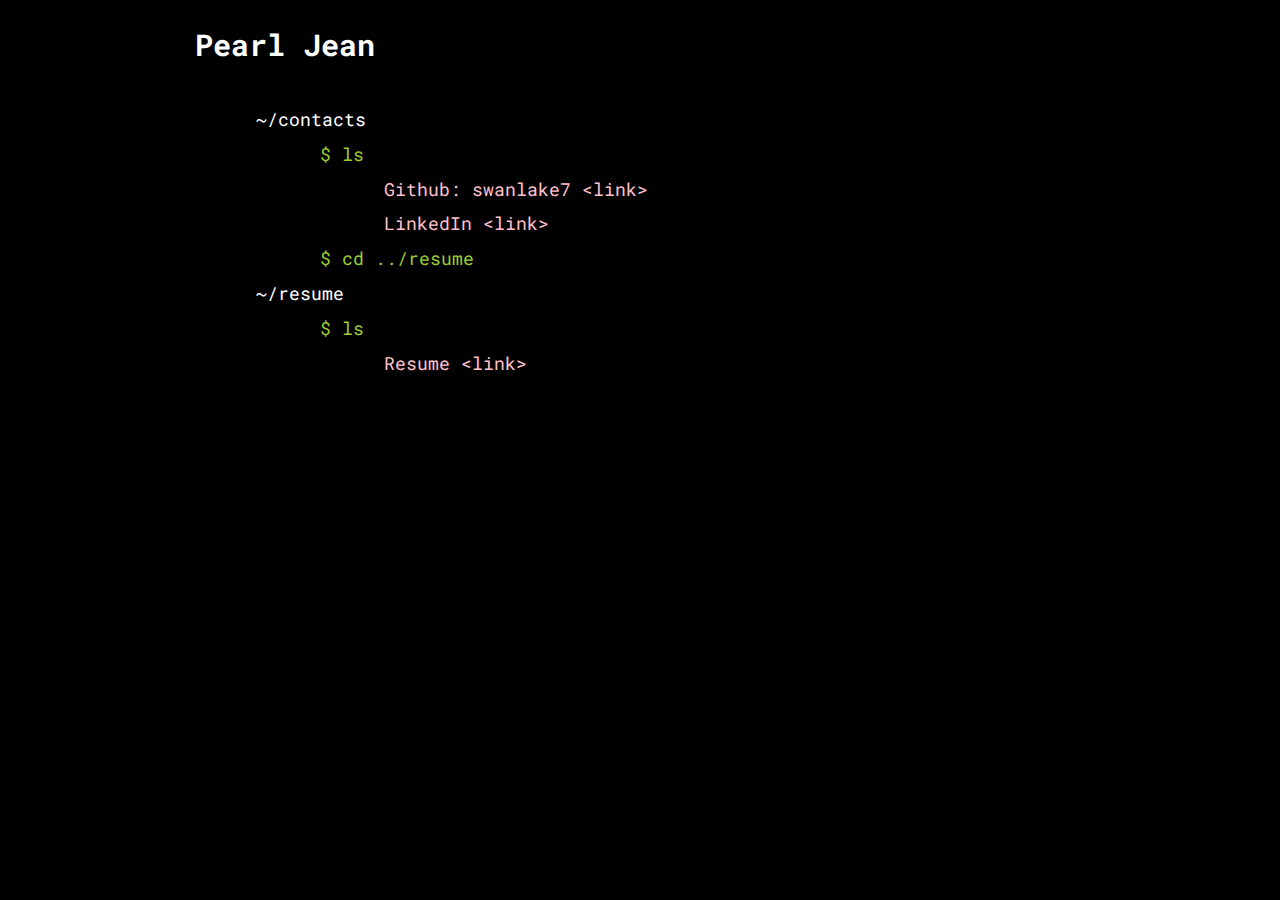
<file: index.html>
<!DOCTYPE html>
<html lang="en">

<head>
    <title>Pearl Jean</title>
    <meta name="viewport" content="width=device-width" />
    <meta name="description" content="Pearl Jean's Website" />
    <meta charset="UTF-8">
    <link rel="stylesheet" type="text/css" href="reset.css">
    <link rel="stylesheet" type="text/css" href="style.css">
    <link rel="icon" type="image/x-icon" href="pFav.png" />
    <link href="https://fonts.googleapis.com/css?family=Roboto+Mono:400,700&display=swap" rel="stylesheet">
    <link rel="stylesheet" href="https://cdnjs.cloudflare.com/ajax/libs/font-awesome/4.7.0/css/font-awesome.min.css">
</head>

<body>
    <div class="container">
        <a href="index.html" id="nameLogo">Pearl Jean</a>
        <!-- <div>
            <img id="headshot" src="photoshoot.JPG" alt="Pearl Profile Pic" />
        </div> -->
    </div>
    <br>
    <br><br>

    <div>
        <p id="ct">~/contacts</p> <br>
        <p id="cmd">$ ls </p>
    </div>

    <div class="dropdown">
        <div id="contact">
            <!-- perlegirl@protonmail.com<br> -->
            <a href="https://github.com/swanlake7" target="_blank">Github: swanlake7 &lt;link&gt; </a> <br>
            <a href="https://www.linkedin.com/in/pearljean/" target="_blank">LinkedIn &lt;link&gt; </a> <br>

        </div>
        <!-- <button class="dropbtn"><a class="dropbtn alink" target="_blank" href="projex.html">$ cd Projects</a></button> -->
    </div>

    <div>
        <p id="cmd">$ cd ../resume </p> <br>
        <p id="ct">~/resume</p> <br>
        <p id="cmd">$ ls </p> <br>
    </div>
    <div class="dropdown">
        <div id="contact">
            <a href="res.html" target="_blank">Resume &lt;link&gt; </a> <br>
        </div>
    </div>


    <!-- <div>
        <p id="cmd">$ cd ../projects </p> <br>
        <p id="ct">~/projects</p> <br>
        <p id="cmd">$ ls </p> <br>
    </div>

    <div class="dropdown">
        <div id="contact">
            <a id="myBtn">GATA App &lt;link&gt; </a> <br>
            <a href="https://github.com/swanlake7" target="_blank">Feeling the Food App &lt;link&gt; </a> <br>
            <a href="https://github.com/swanlake7" target="_blank">LoCo App &lt;link&gt; </a> <br>
        </div>
    </div>
    <br> -->

    <!--     
    <div id="plist" class="projex">
        <p>
            <ul>
                <li>GATA App
                    <br>
                    The Pain:
                    <br>
                    The Solution:
                    <br>
                    <button><a href="" target="_blank" class="">Deployed (Heroku)</a></button>
                    <button><a href="" target="_blank" class="">Github Repo</a></button>
                    <br>
                    Key Technologies Used:
                    <br>Role:
                    <br>Future Direction:
                </li>
        </p>
    </div> -->

    <!-- The Modal -->
    <div id="gataM" class="modal">
        <!-- Modal content -->
        <div class="modal-content">
            <span class="close">&times;</span>
            <p>GATA App
                <ul>
                    <li>
                        the Pain:
                    </li>
                    <li>
                        the Solution:
                    </li>
                    <li>
                        Heroku:
                    </li>
                </ul>
            </p>
        </div>
    </div>

    <div id="ftf" class="modal">
        <div class="modal-content">
            <span class="close">&times;</span>
            <p>Some text in the Modal..</p>
        </div>
    </div>
    <div id="locoM" class="modal">
        <div class="modal-content">
            <span class="close">&times;</span>
            <p>Some text in the Modal..</p>
        </div>
    </div>

    <script>
        var modal = document.getElementById("gataM");
        // Get the button that opens the modal
        var btn = document.getElementById("myBtn");
        // Get the <span> element that closes the modal
        var span = document.getElementsByClassName("close")[0];

        //same for all: open , close, close.
        // When the user clicks the button, open the modal 
        btn.onclick = function () {
            modal.style.display = "block";
        }

        // When the user clicks on <span> (x), close the modal
        span.onclick = function () {
            modal.style.display = "none";
        }

        // When the user clicks anywhere outside of the modal, close it
        window.onclick = function (event) {
            if (event.target == modal) {
                modal.style.display = "none";
            }
        }
    </script>
</body>

</html>
</file>
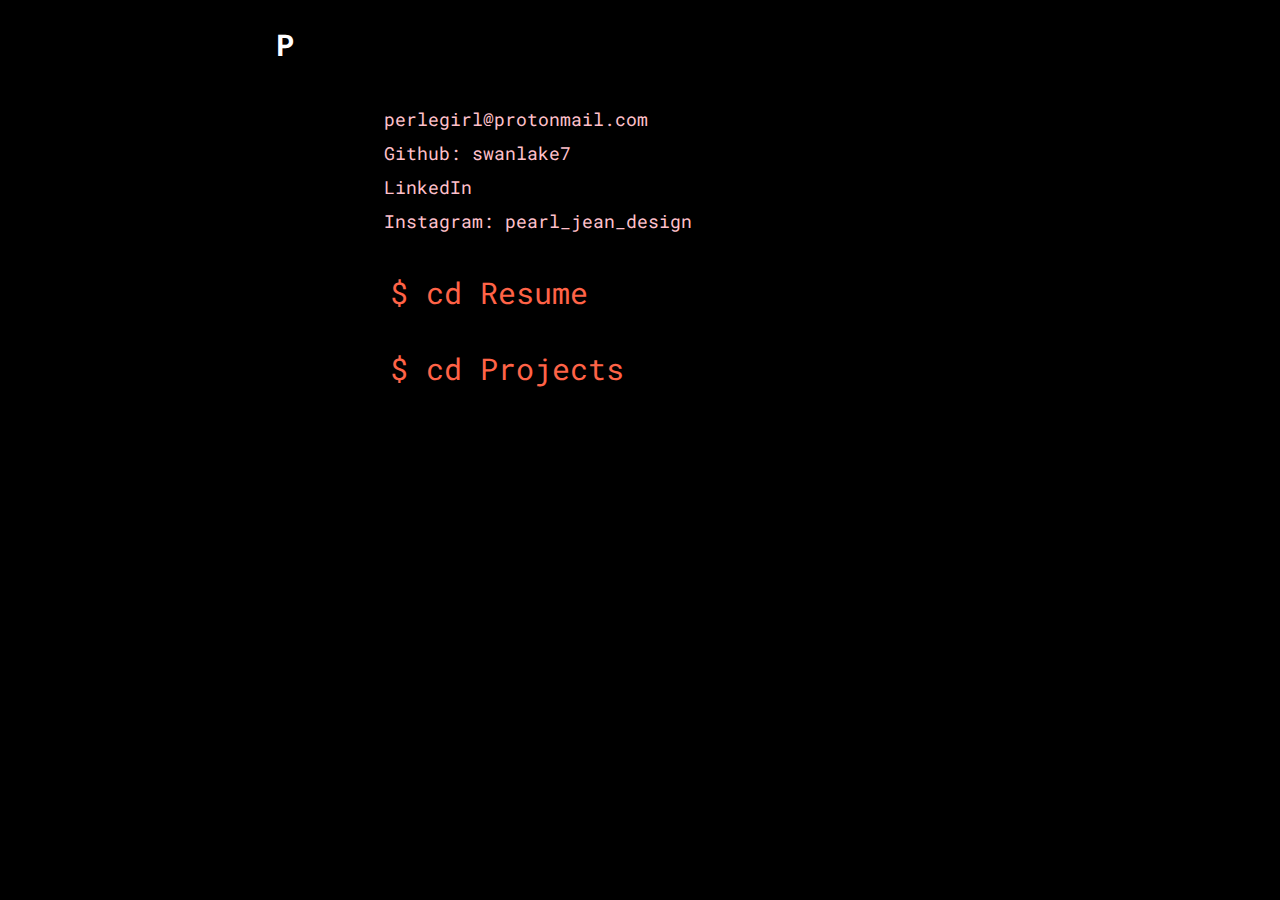
<file: projex.html>
<!DOCTYPE html>
<html lang="en">

<head>
    <title>Pearl's Projex</title>
    <meta name="viewport" content="width=device-width" />
    <meta name="description" content="Pearl Jean's Website" />
    <meta charset="UTF-8">
    <link rel="stylesheet" type="text/css" href="reset.css">
    <link rel="stylesheet" type="text/css" href="style.css">
    <link rel="icon" type="image/x-icon" href="pFav.png" />
    <link href="https://fonts.googleapis.com/css?family=Roboto+Mono:400,700&display=swap" rel="stylesheet">
    <link rel="stylesheet" href="https://cdnjs.cloudflare.com/ajax/libs/font-awesome/4.7.0/css/font-awesome.min.css">
</head>

<body>
    <!-- <div id="masthead"> -->
    <div class="container">
        <a href="projex.html" id="nameLogo">P</a>
        <!-- <div>
            <img id="headshot" src="photoshoot.JPG" alt="Pearl Profile Pic" />
        </div> -->

    </div>
    <br>
    <br><br>

    <div class="dropdown">

        <div id="contact">
            perlegirl@protonmail.com <br>
            <a href="https://github.com/swanlake7" target="_blank">Github: swanlake7</a> <br>
            <a href="https://www.linkedin.com/in/pearljean/" target="_blank">LinkedIn</a> <br>
            <a href="https://www.instagram.com/pearl_jean_design/" target="_blank">Instagram:
                pearl_jean_design</a>
        </div>

        <br>

        <button class="dropbtn"><a class="dropbtn alink" target="_blank" href="res.html">$ cd Resume</a></button>
        <br><br>


        <button class="dropbtn"><a class="dropbtn alink" target="_blank" href="projex.html">$ cd Projects</a></button>
    </div>

</body>

</html>
</file>
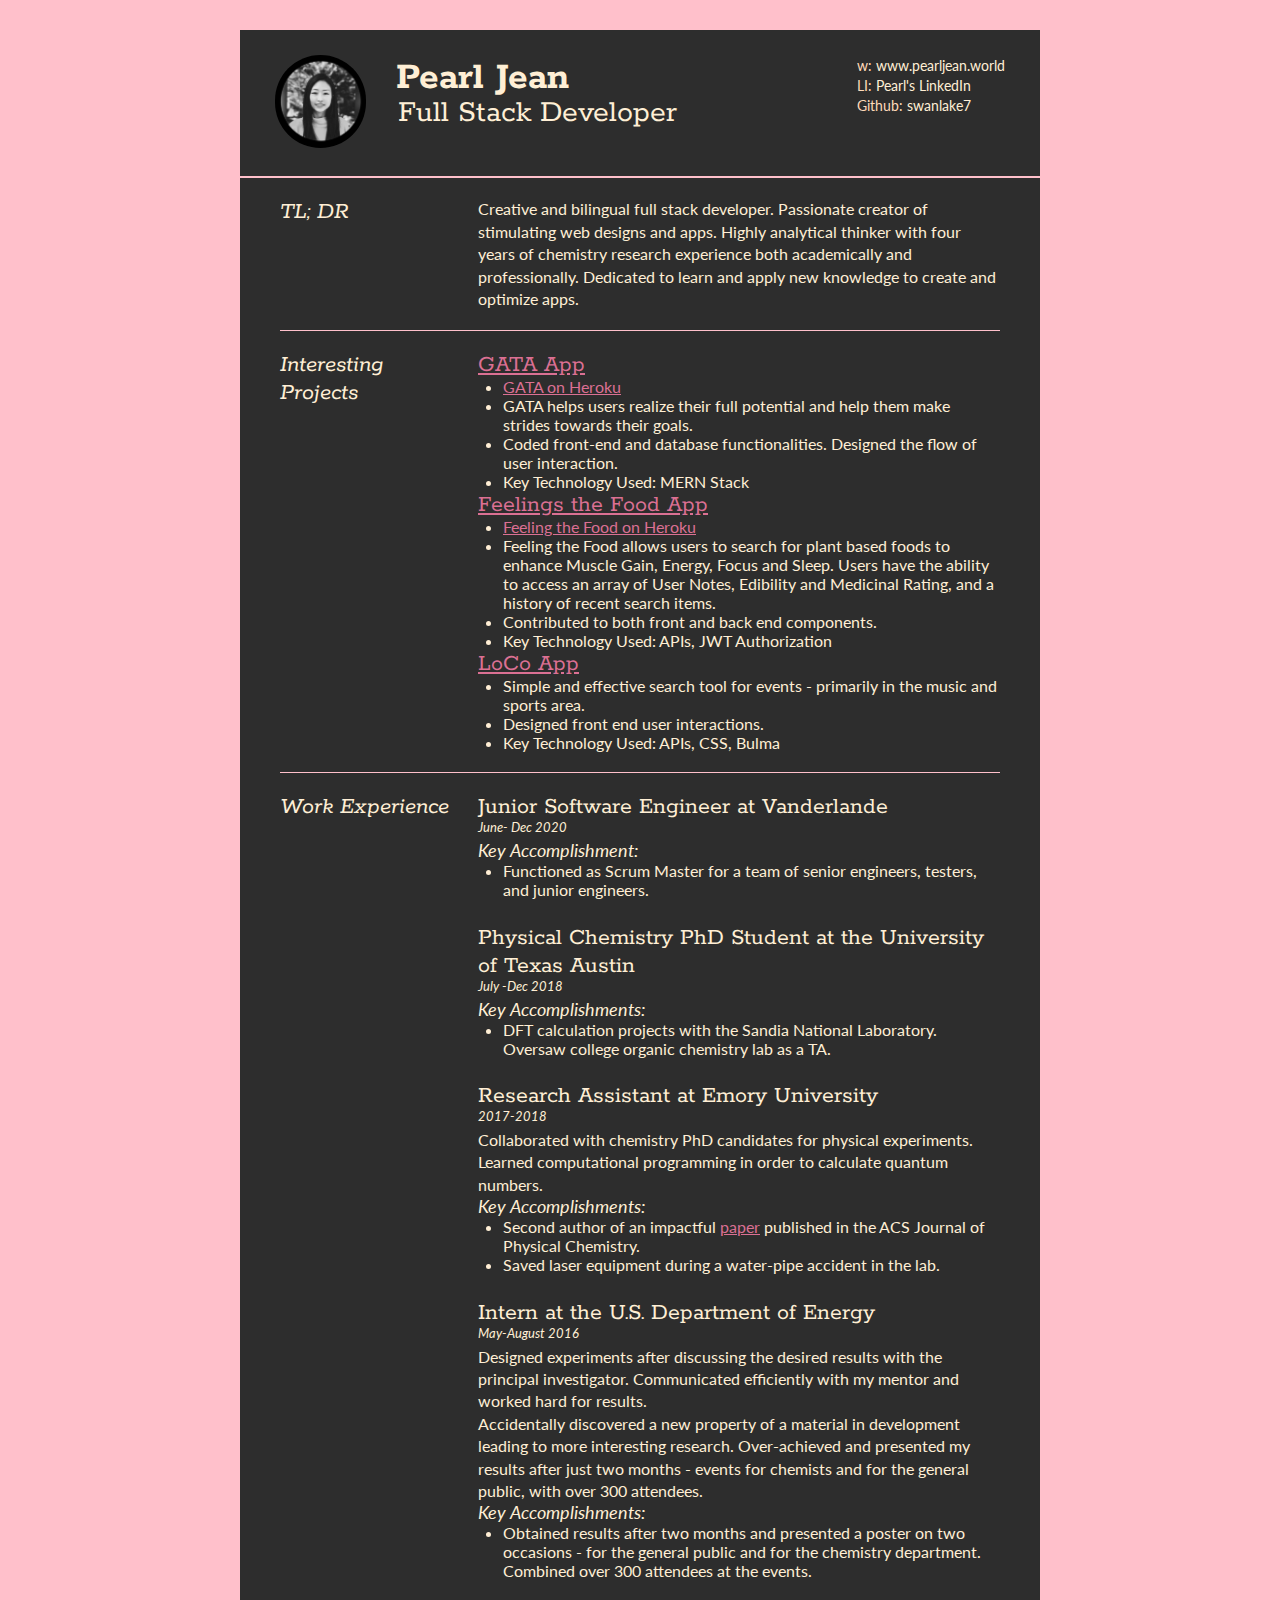
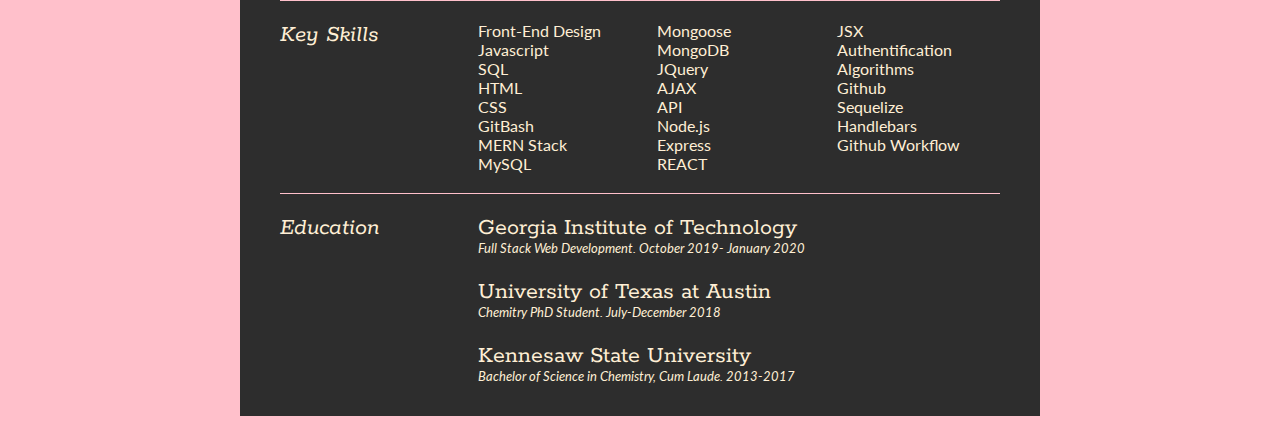
<file: res.html>
<!DOCTYPE html>
<html>

<head>
    <title>Pearl Jean Resume</title>
    <meta name="viewport" content="width=device-width" />
    <meta name="description" content="Pearl Jean Resume" />
    <meta charset="UTF-8">
    <link rel="icon" href="pFav.png" type="image/x-icon" />
    <link type="text/css" rel="stylesheet" href="res.css">
    <link href='http://fonts.googleapis.com/css?family=Rokkitt:400,700|Lato:400,300' rel='stylesheet' type='text/css'>
</head>

<body id="top">
    <div id="cv" class="instaFade">
        <div class="mainDetails">
            <div id="headshot" class="quickFade">
                <img src="pprofile.jpg" alt="Pearl Profile Pic" />
            </div>

            <div id="name">
                <h1 class="quickFade delayTwo">Pearl Jean</h1>
                <h2 class="quickFade delayThree">Full Stack Developer</h2>
            </div>

            <div id="contactDetails" class="quickFade delayFour">
                <ul>
                    <li>w: <a href="http://pearljean.world">www.pearljean.world</a></li>
                    <li>LI: <a href="https://www.linkedin.com/in/pearljean/">Pearl's LinkedIn</a></li>
                    <li>Github: <a href="https://github.com/swanlake7" target="_blank">swanlake7</a></li>
                </ul>
            </div>
            <div class="clear"></div>
        </div>

        <div id="mainArea" class="quickFade delayFive">
            <section>
                <article>
                    <div class="sectionTitle">
                        <h1>TL; DR</h1>
                    </div>

                    <div class="sectionContent">
                        <p>Creative and bilingual full stack developer. Passionate creator of stimulating web designs
                            and apps. Highly analytical thinker with four years of chemistry research experience both
                            academically and professionally. Dedicated to learn and apply new knowledge to create and
                            optimize apps.</p>
                    </div>
                </article>
                <div class="clear"></div>
            </section>

            <section>
                <div class="sectionTitle">
                    <h1>Interesting Projects</h1>
                </div>

                <div class="sectionContent">
                    <article>
                        <h2><a id="paperlink" target="_blank" href="https://github.com/swanlake7/GATA">GATA App</a></h2>
                        <div class="listi">
                            <ul>
                                <li><a id="paperlink" href="https://gatahabit.herokuapp.com/main" target="_blank">GATA
                                        on Heroku</a>
                                </li>
                                <li>GATA helps users realize their full potential and help them make strides towards
                                    their
                                    goals.</li>
                                <li>
                                    Coded front-end and database functionalities. Designed the flow of user interaction.
                                </li>
                                <li>
                                    Key Technology Used: MERN Stack
                                </li>
                            </ul>
                        </div>
                        <p> </p>
                    </article>
                    <br><br><br>
                    <article>
                        <h2><a id="paperlink" target="_blank"
                                href="https://github.com/swanlake7/Feeling-the-Food-App-Project">Feelings
                                the Food App</a></h2>
                        <div class="listi">
                            <ul>
                                <li><a id="paperlink" href="https://feeling-the-food.herokuapp.com/"
                                        target="_blank">Feeling the Food
                                        on Heroku</a>
                                </li>
                                <li>Feeling the Food allows users to search for plant based foods to
                                    enhance Muscle Gain, Energy, Focus and Sleep. Users have the ability to access an
                                    array
                                    of User Notes, Edibility and Medicinal Rating, and a history of recent search items.
                                </li>
                                <li>Contributed to both front and back end components.</li>
                                <li>
                                    Key Technology Used: APIs, JWT Authorization
                                </li>
                            </ul>
                        </div>
                        <p></p>
                    </article>
                    <br>
                    <article>
                        <h2><a id="paperlink" target="_blank" href="https://github.com/swanlake7/LoCo">LoCo App</a></h2>
                        <div class="listi">
                            <ul>
                                <li>
                                    Simple and effective search tool for events - primarily in the music and sports
                                    area.
                                </li>
                                <li>
                                    Designed front end user interactions.
                                </li>
                                <li>
                                    Key Technology Used: APIs, CSS, Bulma
                                </li>
                            </ul>
                        </div>
                        <p></p>
                    </article>
                </div>
                <div class="clear"></div>
            </section>
            <p></p>

            <section>
                <div class="sectionTitle">
                    <h1>Work Experience</h1>
                </div>

                <div class="sectionContent">
                    <article>
                        <h2>Junior Software Engineer at Vanderlande</h2>
                        <p class="subDetails">June- Dec 2020</p>
                        <p class="undoS">
                            <div class="ka">Key Accomplishment:</div>
                            <div class="listi">
                                <ul>
                                    <li>
                                        Functioned as Scrum Master for a team of senior engineers, testers, and junior engineers.
                                    </li>
                                </ul>
                            </div>
                        </p>
                    </article>
                    

                    <p>
                        <br>
                    </p>

                    <article>
                        <h2>Physical Chemistry PhD Student at the University of Texas Austin</h2>
                        <p class="subDetails">July -Dec 2018</p>
                        <p class="undoS">
                            <div class="ka">Key Accomplishments:</div>
                            <div class="listi">
                                <ul>
                                    <li>
                                        DFT calculation projects with the Sandia National Laboratory. 
                                        Oversaw college organic chemistry lab as a TA. 
                                    </li>
                                </ul>
                            </div>
                        </p>
                    </article>
                    <p>
                        <br>
                    </p>
                    <article>
                        <h2>Research Assistant at Emory University</h2>
                        <p class="subDetails">2017-2018</p>
                        <p class="undoS">Collaborated with chemistry PhD candidates for physical experiments.
                            Learned computational programming in order to calculate quantum numbers.

                            <div class="ka">Key Accomplishments:</div>
                            <div class="listi">
                                <ul>
                                    <li>
                                        Second author of an impactful <a id="paperlink"
                                            href="https://pubs.acs.org/doi/10.1021/acs.jpclett.8b00784">paper</a>
                                        published in the ACS Journal of Physical
                                        Chemistry.
                                    </li>
                                    <li>
                                        Saved laser equipment during a water-pipe accident in the lab.
                                    </li>
                                </ul>
                            </div>
                        </p>
                    </article>
                    <br>

                    <p>
                        <br>
                    </p>
                    <article>
                        <h2>Intern at the U.S. Department of Energy</h2>
                        <p class="subDetails">May-August 2016</p>
                        <p class="undoS">Designed experiments after discussing the desired results with the principal
                            investigator. Communicated efficiently with
                            my mentor and worked hard for results. <br> Accidentally discovered a new property of a
                            material
                            in development leading to
                            more interesting research. Over-achieved and presented my results after just two months -
                            events for chemists and for
                            the general public, with over 300 attendees.
                            <div class="ka">Key Accomplishments:</div>
                            <div class="listi">
                                <ul>
                                    <li>Obtained results after two months and presented a poster on two occasions - for
                                        the general public and for the
                                        chemistry department. Combined over 300 attendees at the events.
                                    </li>

                                </ul>
                            </div>
                        </p>
                        <p></p>
                    </article>
                    <p></p>
                </div>
                <div class="clear"></div>
            </section>
            <p></p>
            <section>
                <div class="sectionTitle">
                    <h1>Key Skills</h1>
                </div>

                <div class="sectionContent">
                    <ul class="keySkills">
                        <li>Front-End Design</li>
                        <li>Javascript</li>
                        <li>SQL</li>
                        <li>HTML</li>
                        <li>CSS</li>
                        <li>GitBash</li>
                        <li>MERN Stack</li>
                        <li>MySQL</li>
                        <li>Mongoose</li>
                        <li>MongoDB</li>
                        <li>JQuery</li>
                        <li>AJAX</li>
                        <li>API</li>
                        <li>Node.js</li>
                        <li>Express</li>
                        <li>REACT</li>
                        <li>JSX</li>
                        <li>Authentification</li>
                        <li>Algorithms</li>
                        <Li>Github</Li>
                        <li>Sequelize</li>
                        <li>Handlebars</li>
                        <li>Github Workflow</li>

                    </ul>
                </div>
                <div class="clear"></div>
            </section>

            <section>
                <div class="sectionTitle">
                    <h1>Education</h1>
                </div>

                <div class="sectionContent">
                    <article>
                        <h2>Georgia Institute of Technology</h2>
                        <p class="subDetails">Full Stack Web Development. October 2019- January 2020</p>
                        <p></p>
                    </article>

                    <article>
                        <h2>University of Texas at Austin</h2>
                        <p class="subDetails">Chemitry PhD Student. July-December 2018</p>
                        <p></p>
                    </article>

                    <article>
                        <h2>Kennesaw State University</h2>
                        <p class="subDetails">Bachelor of Science in Chemistry, Cum Laude. 2013-2017</p>
                        <p></p>
                    </article>
                </div>
                <div class="clear"></div>
            </section>

        </div>
    </div>
    <script type="text/javascript">
        // var gaJsHost = (("https:" == document.location.protocol) ? "https://ssl." : "http://www.");
        // document.write(unescape("%3Cscript src='" + gaJsHost + "google-analytics.com/ga.js' type='text/javascript'%3E%3C/script%3E"));
    </script>
    <script type="text/javascript">
        // var pageTracker = _gat._getTracker("UA-3753241-1");
        // pageTracker._initData();
        // pageTracker._trackPageview();
    </script>
</body>

</html>
</file>
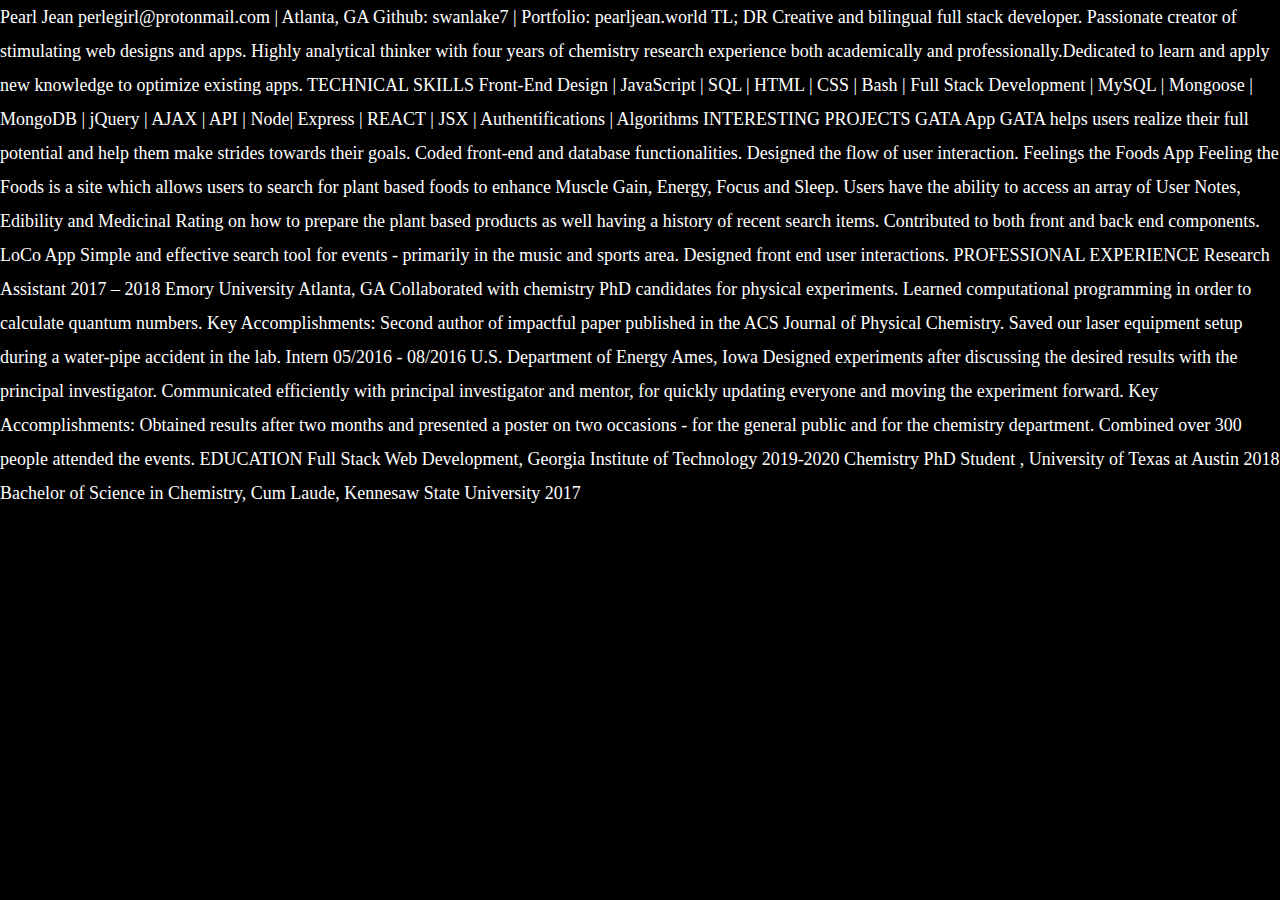
<file: resume.html>
<!DOCTYPE html>
<html lang="en">

<head>
    <meta charset="UTF-8">
    <title>Pearl Jean Resume</title>
    <link rel="stylesheet" type="text/css" href="reset.css">
    <link rel="stylesheet" type="text/css" href="style.css">
    <link rel="icon" type="image/x-icon" href="pFav.png" />
    <link href="https://fonts.googleapis.com/css?family=Roboto+Mono:400,700&display=swap" rel="stylesheet">
    <link rel="stylesheet" href="https://cdnjs.cloudflare.com/ajax/libs/font-awesome/4.7.0/css/font-awesome.min.css">
</head>

<body>
    <p>

        Pearl Jean
        perlegirl@protonmail.com | Atlanta, GA
        Github: swanlake7 | Portfolio: pearljean.world

        TL; DR
        Creative and bilingual full stack developer. Passionate creator of stimulating web designs and apps. Highly
        analytical thinker with four years of chemistry research experience both academically and
        professionally.Dedicated to learn and apply new knowledge to optimize existing apps.

        TECHNICAL SKILLS
        Front-End Design | JavaScript | SQL | HTML | CSS | Bash | Full Stack Development | MySQL | Mongoose | MongoDB |
        jQuery | AJAX | API | Node| Express | REACT | JSX | Authentifications | Algorithms

        INTERESTING PROJECTS
        GATA App
        GATA helps users realize their full potential and help them make strides towards their goals.
        Coded front-end and database functionalities. Designed the flow of user interaction.

        Feelings the Foods App
        Feeling the Foods is a site which allows users to search for plant based foods to enhance Muscle Gain, Energy,
        Focus and Sleep. Users have the ability to access an array of User Notes, Edibility and Medicinal Rating on how
        to prepare the plant based products as well having a history of recent search items.
        Contributed to both front and back end components.

        LoCo App
        Simple and effective search tool for events - primarily in the music and sports area.
        Designed front end user interactions.

        PROFESSIONAL EXPERIENCE
        Research Assistant 2017 – 2018
        Emory University Atlanta, GA
        Collaborated with chemistry PhD candidates for physical experiments.
        Learned computational programming in order to calculate quantum numbers.
        Key Accomplishments:
        Second author of impactful paper published in the ACS Journal of Physical Chemistry.
        Saved our laser equipment setup during a water-pipe accident in the lab.

        Intern 05/2016 - 08/2016
        U.S. Department of Energy Ames, Iowa
        Designed experiments after discussing the desired results with the principal investigator.
        Communicated efficiently with principal investigator and mentor, for quickly updating everyone and moving the
        experiment forward.
        Key Accomplishments:
        Obtained results after two months and presented a poster on two occasions - for the general public and for the
        chemistry department. Combined over 300 people attended the events.


        EDUCATION
        Full Stack Web Development, Georgia Institute of Technology 2019-2020
        Chemistry PhD Student , University of Texas at Austin 2018
        Bachelor of Science in Chemistry, Cum Laude, Kennesaw State University 2017





    </p>
</body>

</html>
</file>
<file: style.css>
*{
  box-sizing: border-box;
}

body {
    font-size: 18px;
    line-height: 34px;
    color: #777777;
    background:  black;
    color: white;
  }


#headshot {
display: flex;
  border-radius: 80%;
  width: 100px;
  padding-top: 40px;
justify-items: left;
}


  /* general */
  .container {
    width: 100%;
    max-width: 960px;
    margin: 0 auto;
    clear: both;
  }
  
  #nameLogo {
    float: left;
    width: 250px;
    height: 90px;
    font-family: 'Roboto Mono', monospace;
    font-size: 30px;
    font-weight: 700;
    line-height: 90px;
    color: #ffffff;
    text-align: center;
    text-decoration: none;
  }

  .dropbtn {
    background-color: black;
    color: 	#FF6347;
    /* padding: 60px; */
    font-size: 30px;
    border: none;
    cursor: pointer;
    font-family: 'Roboto Mono', monospace;
    /* margin-left: 30%; */
    /* text-align: center; */
    /* width: 40%; */
    
  }
  
.alink {
  text-decoration: none;
}

  #ct {
    margin-left: 20%;
    display: inline-block;
    font-family: 'Roboto Mono', monospace;
    color: 	white;
}

#cmd {
  margin-left: 25%;
  display: inline-block;
  font-family: 'Roboto Mono', monospace;
  color: yellowgreen;
}
  .dropdown{
    position: relative;
    display: inline-block;
    font-family: 'Roboto Mono', monospace;
    margin-left: 30%;
    color: 	#FFC0CB;
  }

  .projex {
    position: relative;
    display: inline-block;
    font-family: 'Roboto Mono', monospace;
    margin-left: 30%;
    color: 	#FFC0CB;
  }

  .dropdown a:hover {
    font-family: 'Roboto Mono', monospace;
    color: 	#FFC0CB;
  }


  
#contact a {
  color: inherit;
  text-decoration: none;
}

#contact a:hover {
  color: palevioletred;
}



/* The Modal (background) */
.modal {
  display: none;
  /* Hidden by default */
  position: fixed;
  /* Stay in place */
  z-index: 1;
  /* Sit on top */
  padding-top: 100px;
  /* Location of the box */
  left: 0;
  top: 0;
  width: 100%;
  /* Full width */
  height: 100%;
  /* Full height */
  overflow: auto;
  /* Enable scroll if needed */
  background-color: rgb(0, 0, 0);
  /* Fallback color */
  background-color: rgba(0, 0, 0, 0.4);
  /* Black w/ opacity */
}

/* Modal Content */
.modal-content {
  background-color: pink;
  margin: auto;
  padding: 20px;
  border: 2px solid #888;
  width: 80%;
  /* height: auto; */
}

/* The Close Button */
.close {
  color: #aaaaaa;
  float: right;
  font-size: 28px;
  font-weight: bold;
}

.close:hover,
.close:focus {
  color: #000;
  text-decoration: none;
  cursor: pointer;
}



@media only screen and (max-width: 600px) {
  #nameLogo, #cmd, #contact, button a , #ct{
width: 100%;
}

}

@media only screen and (min-width: 600px) {

}

@media only screen and (min-width: 768px) {
.col-1 {}
.col-2 {}
.col-3 {}
.col-4 {}
.col-5 {}

}

/* change font size , change orientation, change which ones are
 hidden or shown, or change the arrangements  to change orientation:
      @media only screen and (orientation: landscape) {
      body {
        background-color: lightblue;
    }
  
  */
</file>
<file: res.css>
html,body,div,span,object,iframe,h1,h2,h3,h4,h5,h6,p,blockquote,pre,abbr,address,cite,code,del,dfn,em,img,ins,kbd,q,samp,small,strong,sub,sup,var,b,i,dl,dt,dd,ol,ul,li,fieldset,form,label,legend,table,caption,tbody,tfoot,thead,tr,th,td,article,aside,canvas,details,figcaption,figure,footer,header,hgroup,menu,nav,section,summary,time,mark,audio,video {
    border:0;
    font:inherit;
    font-size:100%;
    margin:0;
    padding:0;
    vertical-align:baseline;
    }
    
    .undoS {
        margin-bottom: 0px;
        color: papayawhip;
    }

.listi{
    margin-left: 25px;
    float: left;
}

    article,aside,details,figcaption,figure,footer,header,hgroup,menu,nav,section {
    display:block;
    }
    
    html, body {background: pink; font-family: 'Lato', helvetica, arial, sans-serif; font-size: 16px; color: papayawhip;}
    /* color used to be #222 */
    /* background used to be #181818 */

    .clear {clear: both;}

    .ka {
        font-style: italic;
        font-size: 1.1em;
    }
    
    p {
        font-size: 1em;
        line-height: 1.4em;
        margin-bottom: 20px;
        /* color: #444; */
    color: papayawhip;
    }
    
    #cv {
        width: 90%;
        max-width: 800px;
        /* background: #f3f3f3; */
        /* background: #444; */
        background: #2d2d2d;
        margin: 30px auto;
    }
    /* #444 */
    /* #f3f3f3 for whiteish background */
    .mainDetails {
        padding: 25px 35px;
        /* border-bottom: 2px solid #cf8a05; */
        border-bottom: 2px solid pink;
        /* background: #ededed; */
        background: #2d2d2d;
    }
    
    #name h1 {
        font-size: 2.5em;
        font-weight: 700;
        font-family: 'Rokkitt', Helvetica, Arial, sans-serif;
        margin-bottom: -6px;
    }
    
    #name h2 {
        font-size: 2em;
        margin-left: 2px;
        font-family: 'Rokkitt', Helvetica, Arial, sans-serif;
    }
    
    #mainArea {
        padding: 0 40px;
    }
    
    #headshot {
        width: 12.5%;
        float: left;
        margin-right: 30px;
    }
    
    #headshot img {
        width: 100%;
        height: auto;
        -webkit-border-radius: 50px;
        border-radius: 50px;
    }
    
    #name {
        float: left;
    }
    
    #contactDetails {
        float: right;
    }
    
    #contactDetails ul {
        list-style-type: none;
        font-size: 0.9em;
        margin-top: 2px;
    }
    
    #contactDetails ul li {
        margin-bottom: 3px;
        /* color: #444; */
        color: peachpuff;
    }
    
    #contactDetails ul li a, a[href^=tel] {
        /* color: #444;  */
        color: papayawhip;
        text-decoration: none;
        -webkit-transition: all .3s ease-in;
        -moz-transition: all .3s ease-in;
        -o-transition: all .3s ease-in;
        -ms-transition: all .3s ease-in;
        transition: all .3s ease-in;
    }
    
    #contactDetails ul li a:hover { 
        color: #cf8a05;
    }
    
    #paperlink {
        color: palevioletred;
    }

#paperlink:hover {
    color: papayawhip;
}

    section {
        /* border-top: 1px solid #dedede; */
        border-top: 1px solid pink;
        padding: 20px 0 0;
    }
    
    section:first-child {
        border-top: 0;
    }
    
    section:last-child {
        padding: 20px 0 10px;
    }
    
    .sectionTitle {
        float: left;
        width: 25%;
    }
    
    .sectionContent {
        float: right;
        width: 72.5%;
    }
    
    .sectionTitle h1 {
        font-family: 'Rokkitt', Helvetica, Arial, sans-serif;
        font-style: italic;
        font-size: 1.5em;
        /* color: #cf8a05; */
        color: papayawhip;
    }
    
    .sectionContent h2 {
        font-family: 'Rokkitt', Helvetica, Arial, sans-serif;
        font-size: 1.5em;
        margin-bottom: -2px;
    }
    
    .subDetails {
        font-size: 0.8em;
        font-style: italic;
        margin-bottom: 3px;
        color: papayawhip;
    }
    
    .keySkills {
        list-style-type: none;
        -moz-column-count:3;
        -webkit-column-count:3;
        column-count:3;
        margin-bottom: 20px;
        font-size: 1em;
        /* color: #444; */
        color: papayawhip;
    }
    
    .keySkills ul li {
        margin-bottom: 3px;
    }
    
    @media all and (min-width: 602px) and (max-width: 800px) {
        #headshot {
            display: none;
        }
        
        .keySkills {
        -moz-column-count:2;
        -webkit-column-count:2;
        column-count:2;
        }
    }
    
    @media all and (max-width: 601px) {
        #cv {
            width: 95%;
            margin: 10px auto;
            min-width: 280px;
        }
        
        #headshot {
            display: none;
        }
        
        #name, #contactDetails {
            float: none;
            width: 100%;
            text-align: center;
        }
        
        .sectionTitle, .sectionContent {
            float: none;
            width: 100%;
        }
        
        .sectionTitle {
            margin-left: -2px;
            font-size: 1.25em;
        }
        
        .keySkills {
            -moz-column-count:2;
            -webkit-column-count:2;
            column-count:2;
        }
    }
    
    @media all and (max-width: 480px) {
        .mainDetails {
            padding: 15px 15px;
        }
        
        section {
            padding: 15px 0 0;
        }
        
        #mainArea {
            padding: 0 25px;
        }
    
        
        .keySkills {
        -moz-column-count:1;
        -webkit-column-count:1;
        column-count:1;
        }
        
        #name h1 {
            line-height: .8em;
            margin-bottom: 4px;
        }
    }
    
    @media print {
        #cv {
            width: 100%;
        }
    }
    
    @-webkit-keyframes reset {
        0% {
            opacity: 0;
        }
        100% {
            opacity: 0;
        }
    }
    
    @-webkit-keyframes fade-in {
        0% {
            opacity: 0;
        }
        40% {
            opacity: 0;
        }
        100% {
            opacity: 1;
        }
    }
    
    @-moz-keyframes reset {
        0% {
            opacity: 0;
        }
        100% {
            opacity: 0;
        }
    }
    
    @-moz-keyframes fade-in {
        0% {
            opacity: 0;
        }
        40% {
            opacity: 0;
        }
        100% {
            opacity: 1;
        }
    }
    
    @keyframes reset {
        0% {
            opacity: 0;
        }
        100% {
            opacity: 0;
        }
    }
    
    @keyframes fade-in {
        0% {
            opacity: 0;
        }
        40% {
            opacity: 0;
        }
        100% {
            opacity: 1;
        }
    }
    
    .instaFade {
        -webkit-animation-name: reset, fade-in;
        -webkit-animation-duration: 1.5s;
        -webkit-animation-timing-function: ease-in;
        
        -moz-animation-name: reset, fade-in;
        -moz-animation-duration: 1.5s;
        -moz-animation-timing-function: ease-in;
        
        animation-name: reset, fade-in;
        animation-duration: 1.5s;
        animation-timing-function: ease-in;
    }
    
    .quickFade {
        -webkit-animation-name: reset, fade-in;
        -webkit-animation-duration: 2.5s;
        -webkit-animation-timing-function: ease-in;
        
        -moz-animation-name: reset, fade-in;
        -moz-animation-duration: 2.5s;
        -moz-animation-timing-function: ease-in;
        
        animation-name: reset, fade-in;
        animation-duration: 2.5s;
        animation-timing-function: ease-in;
    }
     
    .delayOne {
        -webkit-animation-delay: 0, .5s;
        -moz-animation-delay: 0, .5s;
        animation-delay: 0, .5s;
    }
    
    .delayTwo {
        -webkit-animation-delay: 0, 1s;
        -moz-animation-delay: 0, 1s;
        animation-delay: 0, 1s;
    }
    
    .delayThree {
        -webkit-animation-delay: 0, 1.5s;
        -moz-animation-delay: 0, 1.5s;
        animation-delay: 0, 1.5s;
    }
    
    .delayFour {
        -webkit-animation-delay: 0, 2s;
        -moz-animation-delay: 0, 2s;
        animation-delay: 0, 2s;
    }
    
    .delayFive {
        -webkit-animation-delay: 0, 2.5s;
        -moz-animation-delay: 0, 2.5s;
        animation-delay: 0, 2.5s;
    }
</file>
